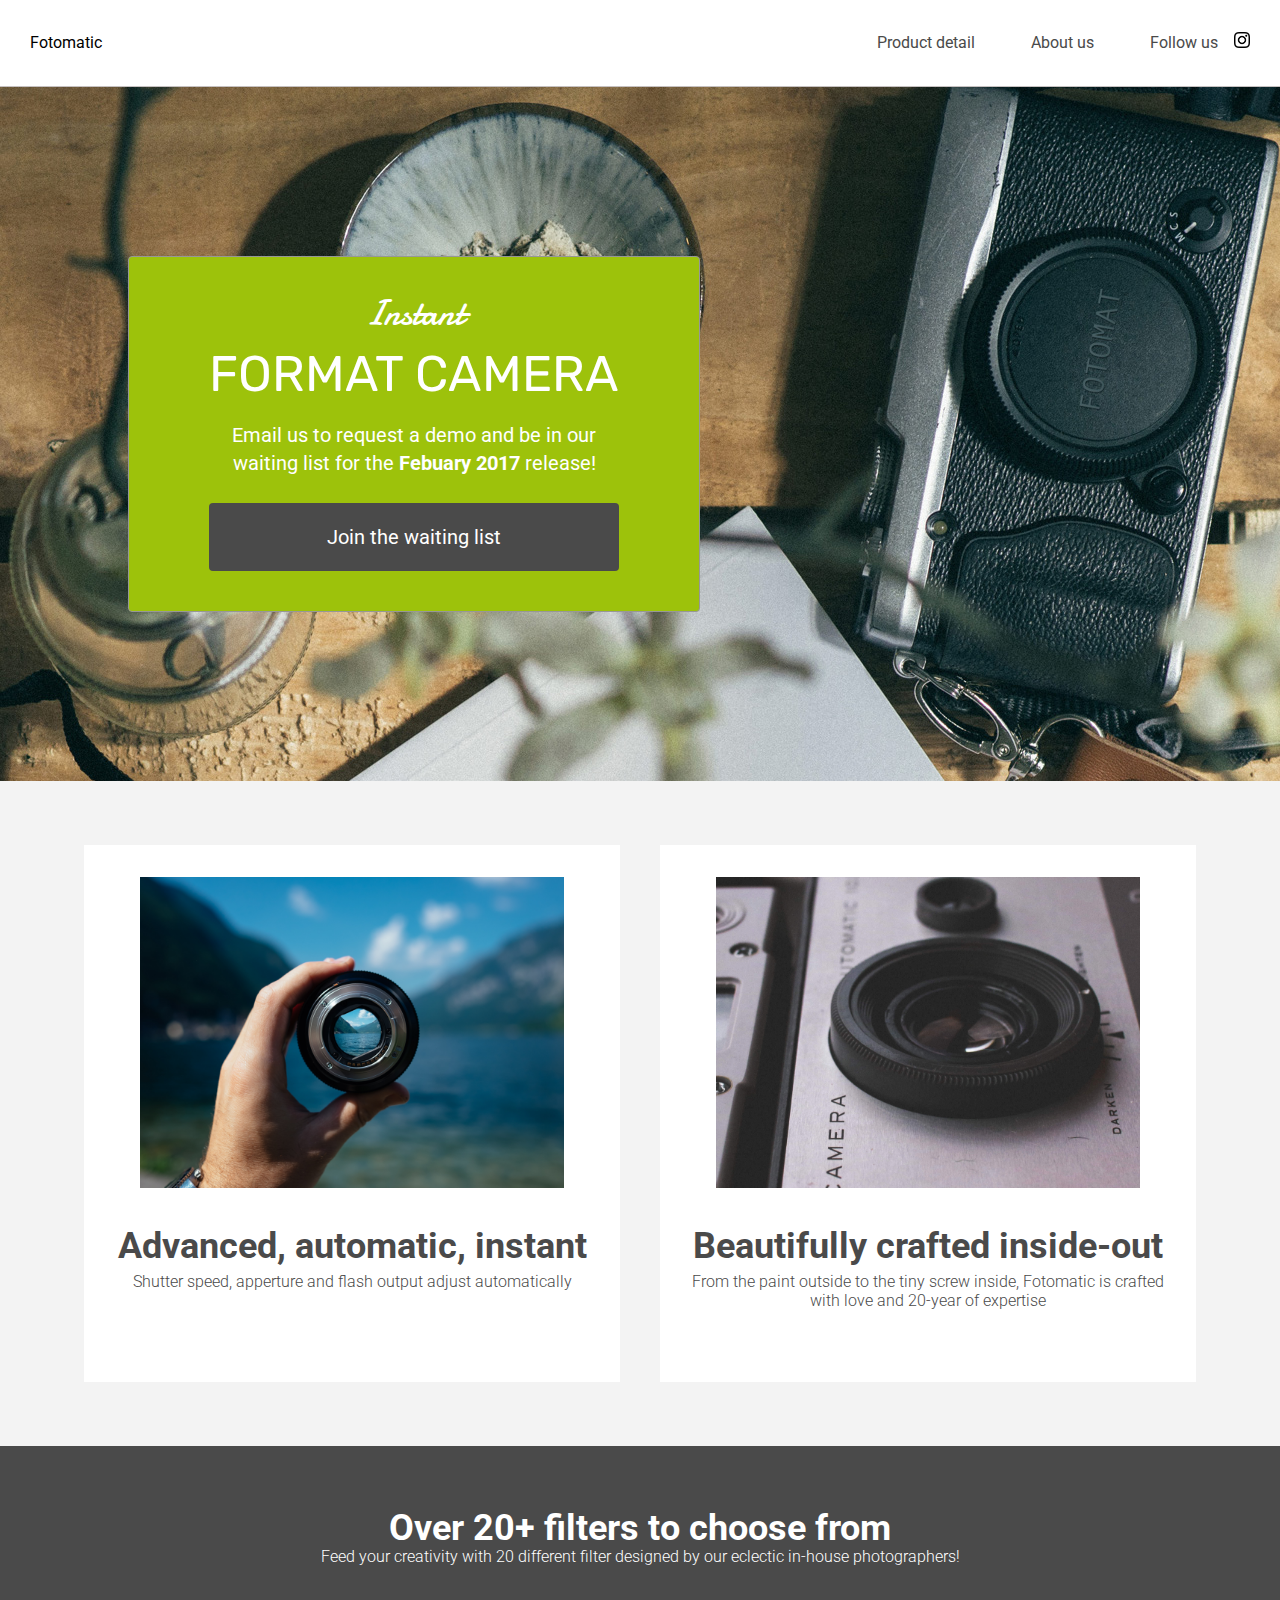
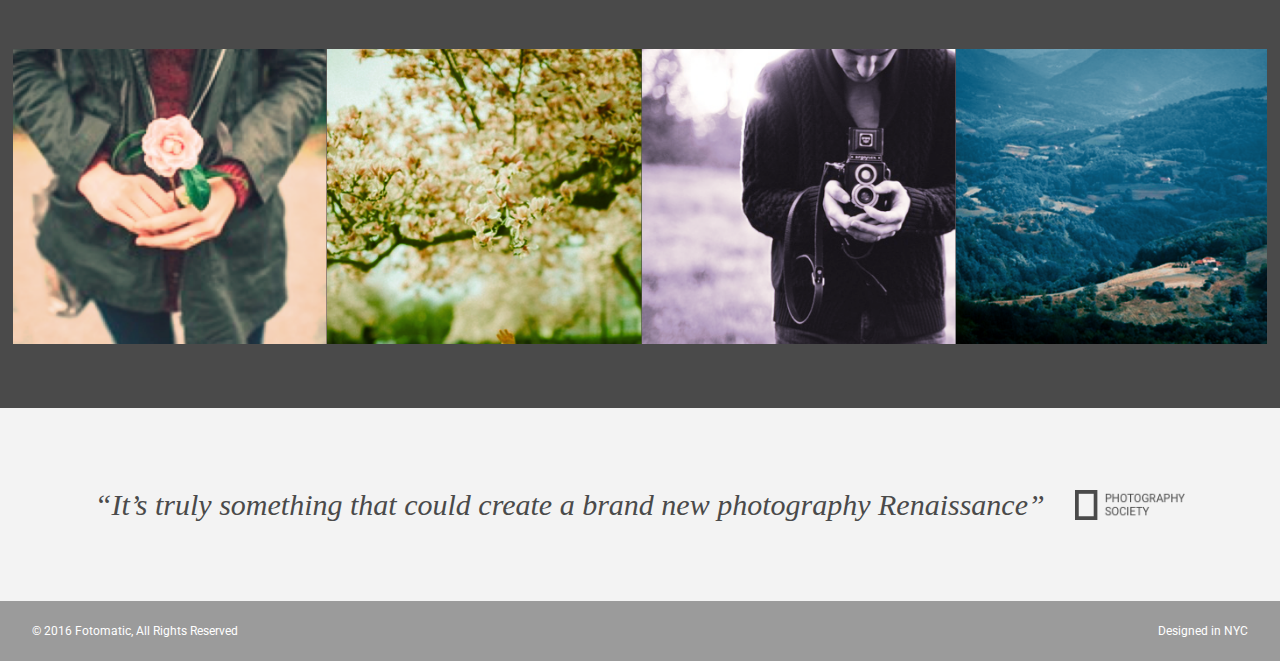
<file: index.html>
<!DOCTYPE html>
<html>
<head>
  <link href="https://fonts.googleapis.com/css?family=Damion" rel="stylesheet">
  <link href="https://fonts.googleapis.com/css?family=Rubik" rel="stylesheet">
  <link href="https://fonts.googleapis.com/css?family=Roboto:300,400,600,700" rel="stylesheet">
  <link rel="stylesheet" href="./resources/css/reset.css">
  <link rel="stylesheet" href="./resources/css/style.css">
  <title>Fotomatic</title>
</head>
<body>
  <!-- Header -->
  <header>
    <div class="content">
      <a href="index.html" class="desktop logo">Fotomatic</a>
      <nav class="desktop">
        <ul>
          <li><a href="#">Product detail</a></li>
          <li><a href="#">About us</a></li>
          <li><a href="https://www.instagram.com/" target="_blank">Follow us <img class="icon" src="./resources/images/instagram.png"></a></li>
          <li><a href="#" class="button">Join us</a></li>
        </ul>
      </nav>
      <nav class="mobile">
        <ul>
          <li><a href="#"><img src="./resources/images/ic-logo.svg"></a></li>
          <li><a href="#"><img src="./resources/images/ic-product-detail.svg"></a></li>
          <li><a href="#"><img src="./resources/images/ic-about-us.svg"></a></li>
          <li><a href="#" class="button">Join us</a></li>
        </ul>
      </nav>
    </div>
  </header>

  <!-- Main Content -->
  <div class="main-content">

    <!-- Sign Up Section -->
    <div id="sign-up-section" class="banner">
      <div id="sign-up-cta">
        <div class="content center">
          <div class="header">
            <h2 class="cursive">Instant</h2>
            <h1 class="striking">FORMAT CAMERA</h1>
          </div>
          <div class="email">
            <span>
              Email us to request a demo and be in our waiting list for the <strong>Febuary 2017</strong> release!
            </span>
            <div class="button">Join the waiting list</div>
          </div>
        </div>
      </div>
    </div>

    <!-- Features Section -->
    <div id="features-section">
      <div class="feature">
        <div class="center">
          <div class="image-container">
            <img src="./resources/images/feature-1.png" />
          </div>
          <div class="content">
            <h2>Advanced, automatic, instant</h2>
            <h3>Shutter speed, apperture and flash output adjust automatically</h3>
          </div>
        </div>
      </div>
      <div class="feature">
        <div class="center">
          <div class="image-container">
            <img src="./resources/images/feature-2.png" />
          </div>
          <div class="content">
            <h2>Beautifully crafted inside-out</h2>
            <h3>From the paint outside to the tiny screw inside, Fotomatic is crafted with love and 20-year of expertise</h3>
          </div>
        </div>
      </div>
    </div>

    <!-- Filters Section -->
    <div id="filters-section">
      <div class="content center">
        <h2>Over 20+ filters to choose from</h2>
        <h3>Feed your creativity with 20 different filter designed by our eclectic in-house photographers!</h3>
      </div>
      <div class="images-container">
        <div class="image-container">
          <img src="./resources/images/filter-1.png" />
        </div>
        <div class="image-container">
          <img src="./resources/images/filter-2.png" />
        </div>
        <div class="image-container">
          <img src="./resources/images/filter-3.png" />
        </div>
        <div class="image-container extra">
          <img src="./resources/images/filter-4.png" />
        </div>
      </div>
    </div>

    <!-- Quotes Section -->
    <div id="quotes-section">
      <div class="content center">
        <span class="quote">“It’s truly something that could create a brand new photography Renaissance”</span>
        <img class="quote-citation" src="./resources/images/photography-logo.png" />
      </div>
    </div>

    <!-- Footer -->
    <footer>
      <div class="content">
        <span class="copyright">© 2016  Fotomatic, All Rights Reserved</span>
        <span class="location">Designed in NYC</span>
      </div>
    </footer>

  </div>
</body>
</html>
</file>
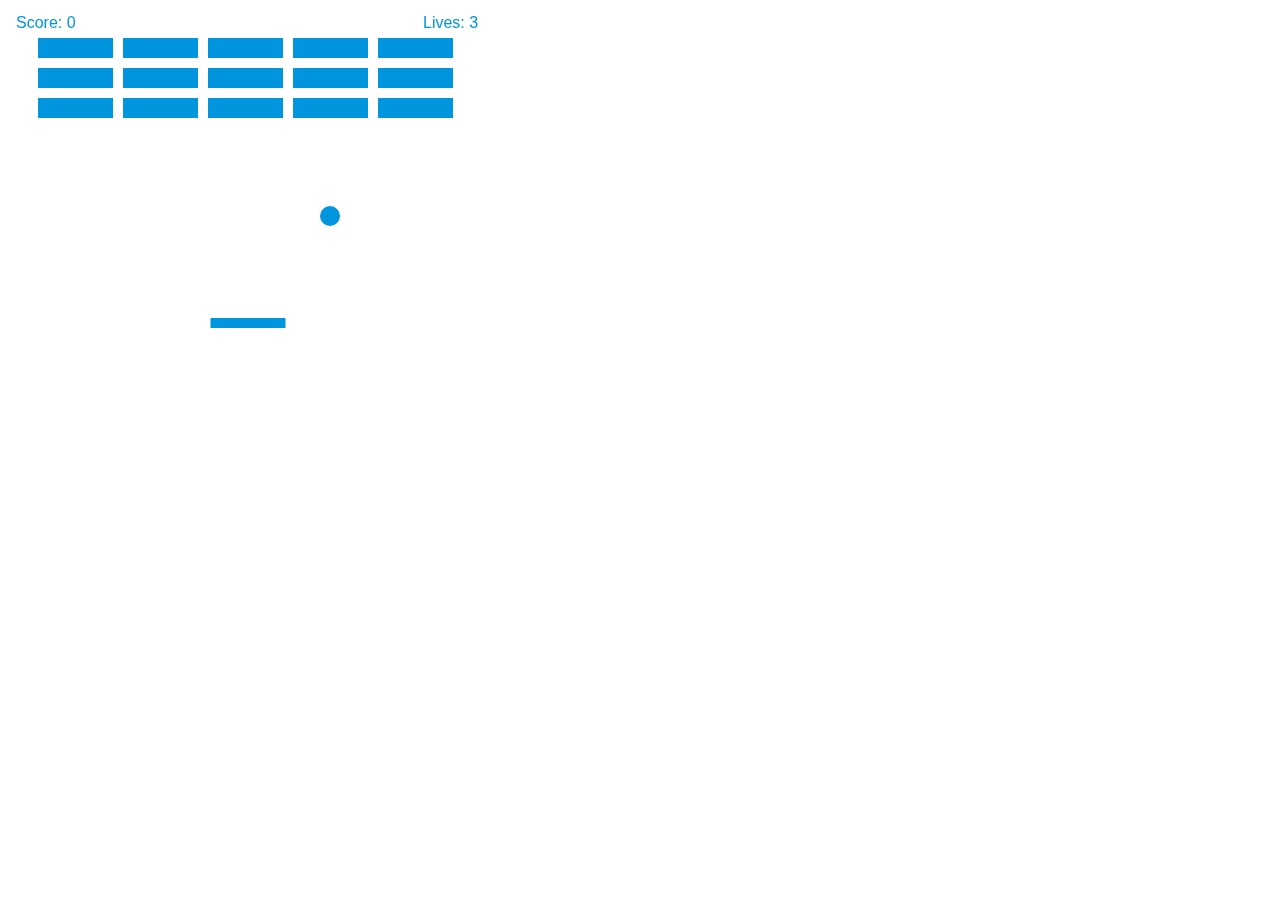
<file: breakout/index.html>
<!DOCTYPE html>
<html lang="en">
<head>
    <meta charset="UTF-8">
    <meta name="viewport" content="width=device-width, initial-scale=1.0">
    <meta http-equiv="X-UA-Compatible" content="ie=edge">
    <title>Breakout</title>
</head>
<body>
        <canvas id="myCanvas" width="480" height="320"></canvas> 
        <script src="main.js"></script>
</body>
</html>
</file>
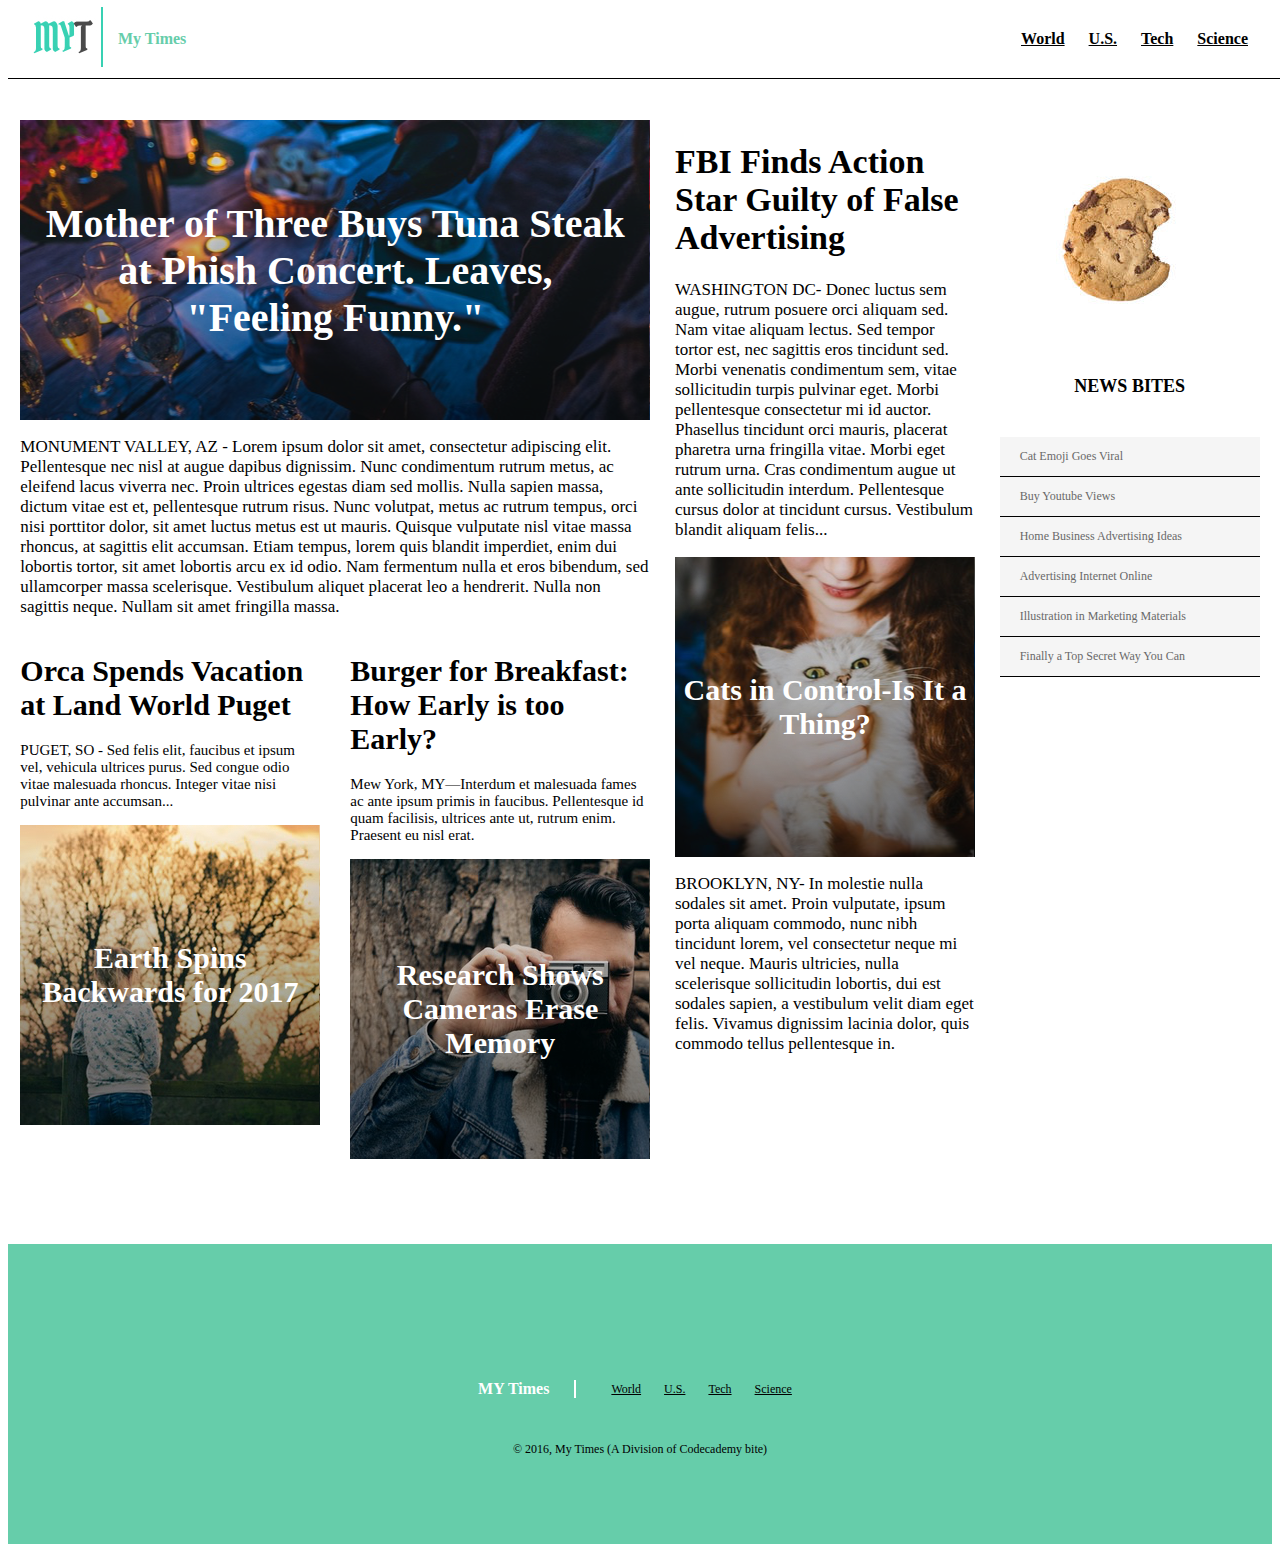
<file: My_Times copy/index.html>
<!DOCTYPE html>
<html>
  <head>
    <meta charset="utf-8">
    <title>My Times</title>
    <link href="./Resources/style.css" type="text/css" rel="stylesheet" />
  </head>
  <body>

  <!--header section-->

    <header>

      <div class="container">
        <div class="image"><img src="./Resources/images/Logo.jpg" /></div>
        <div class="time"><p>My Times</p></div>

        <div class="nav">
          <a href="#World">World</a>
          <a href="#us">U.S.</a>
          <a href="#tech">Tech</a>
          <a href="#science">Science</a>
      </div>
    </div>
  </header>

  <div class="corps">

<!--Main Content-->

    <div class="main-container">

      <!--Left Column-->

      <div class="left-column">

        <!--First image with text-->

        <div class="pictured-text">
          <div class="text1 text">
          <p>Mother of Three Buys Tuna Steak at Phish Concert. Leaves, "Feeling Funny."</p>
          </div>
        </div>

        <!--End First image-->

        <div class="square"><p>MONUMENT VALLEY, AZ - Lorem ipsum dolor sit amet, consectetur adipiscing elit. Pellentesque nec nisl at augue dapibus dignissim. Nunc condimentum rutrum metus, ac eleifend lacus viverra nec. Proin ultrices egestas diam sed mollis. Nulla sapien massa, dictum vitae est et, pellentesque rutrum risus. Nunc volutpat, metus ac rutrum tempus, orci nisi porttitor dolor, sit amet luctus metus est ut mauris. Quisque vulputate nisl vitae massa rhoncus, at sagittis elit accumsan. Etiam tempus, lorem quis blandit imperdiet, enim dui lobortis tortor, sit amet lobortis arcu ex id odio. Nam fermentum nulla et eros bibendum, sed ullamcorper massa scelerisque. Vestibulum aliquet placerat leo a hendrerit. Nulla non sagittis neque. Nullam sit amet fringilla massa.</p></div>

  <!--Second container-->

      <div class="second-container">

        <div class="left-column2">

          <div class="square1">
            <h1>Orca Spends Vacation at Land World Puget</h1>
           <p>PUGET, SO - Sed felis elit, faucibus et ipsum vel, vehicula ultrices purus. Sed congue odio vitae malesuada rhoncus. Integer vitae nisi pulvinar ante accumsan...</p>
          </div>

        <!--Second image with text-->

          <div class="pictured-text2">
            <div class="text2 text">
              <p>Earth Spins Backwards for 2017</p>
            </div>
          </div>
        </div>

        <!--End second image-->

        <div class="right-column2">
          <div class="square1">
            <h1>Burger for Breakfast: How Early is too Early?</h1>
            <p>Mew York, MY—Interdum et malesuada fames ac ante ipsum primis in faucibus. Pellentesque id quam facilisis, ultrices ante ut, rutrum enim. Praesent eu nisl erat.</p>
          </div>

        <!--Third image with tex-->

          <div class="pictured-text3">
            <div class="text3 text">
              <p>Research Shows Cameras Erase Memory</p></div>
            </div>
          </div>
        </div>
      </diV>

      <!--End third image-->

    <!--Middle Column-->

  <!--End second container-->

      <div class="middle-column">
        <div class="square">
          <h1>FBI Finds Action Star Guilty of False Advertising</h1>
          <p>WASHINGTON DC- Donec luctus sem augue, rutrum posuere orci aliquam sed. Nam vitae aliquam lectus. Sed tempor tortor est, nec sagittis eros tincidunt sed. Morbi venenatis condimentum sem, vitae sollicitudin turpis pulvinar eget. Morbi pellentesque consectetur mi id auctor. Phasellus tincidunt orci mauris, placerat pharetra urna fringilla vitae. Morbi eget rutrum urna. Cras condimentum augue ut ante sollicitudin interdum. Pellentesque cursus dolor at tincidunt cursus. Vestibulum blandit aliquam felis...</p>
        </div>

      <!--Fourth image with text-->

        <div class="pictured-text4">
          <div class="text4 text">
            <p>Cats in Control-Is It a Thing?</p>
          </div>
        </div>

      <!--end fourth image-->

        <div class="square"><p>BROOKLYN, NY- In molestie nulla sodales sit amet. Proin vulputate, ipsum porta aliquam commodo, nunc nibh tincidunt lorem, vel consectetur neque mi vel neque. Mauris ultricies, nulla scelerisque sollicitudin lobortis, dui est sodales sapien, a vestibulum velit diam eget felis. Vivamus dignissim lacinia dolor, quis commodo tellus pellentesque in.</p></div>
      </div>

    <!--Right Column-->

        <div class="right-column">

          <!--Fifth image-->

          <div class="picture">
            <img src="./Resources/images/Cookie.png" />
          </div>

          <!--End fifth image-->

      <!--Sidebar-->

          <div class="square2">
            <h1 class="one">NEWS BITES</h1>
            </div>

            <div class="sidebar">

              <div class="line"><p>Cat Emoji Goes Viral</p></div>
              <div class="line"><p>Buy Youtube Views</p></div>
              <div class="line"><p>Home Business Advertising Ideas</p></div>
              <div class="line"><p>Advertising Internet Online</p></div>
              <div class="line"><p>Illustration in Marketing Materials</p></div>
              <div class="line"><p>Finally a Top Secret Way You Can</p></div>
            </div>
          </div>
        </div>

      <!--End Sidebar-->

    <!--End Right Column-->

<!--Footer-->

        <footer>

          <div class="footer-text foot"><p style="margin-top: 0px; margin-bottom: 0px;">MY Times</p></div>

          <div class="footer-text2 foot">
             <a href="#World">World</a>
             <a href="#us">U.S.</a>
            <a href="#tech">Tech</a>
            <a href="#science">Science</a>
          </div>

          <div class="footer-text3 foot"><p>&copy 2016, My Times (A Division of Codecademy bite)</p></div>

        </footer>

      </div class="corps">

<!--End Footer-->

    </body>
  </html>
</file>
<file: resources/css/style.css>
/* Universal Styles */

html {
  font-family: "Roboto", sans-serif;
  font-size: 16px;
}

.main-content {
  position: relative;
  top: 5.3125rem; /* To offset for fixed header. */
}

.center {
  text-align: center;
}

.button {
  border-radius: 4px;
  background-color: #4a4a4a;
  color: white;
}

.image-container {
  overflow: hidden;
}

.image-container img {
  display: block;
  max-width: 100%;
}

@media only screen and (max-width: 895px) {
  .main-content {
    top: 2.5625rem;
  }
}

/* Header */

header {
  position: fixed;
  z-index: 100;
  width: 100%;
  border-bottom: solid 1px #c6c1c1;
  background-color: white;
}

header .content {
  display: flex;
  align-items: center;
  padding: 1.875rem;
}

header .logo {
  flex: 1;
}

header nav ul {
  display: flex;
}

nav li {
  padding-left: 3.5rem;
}

nav a {
  vertical-align: bottom;
  line-height: 1.6;
  font-size: 1rem;
  color: #4a4a4a;
}

nav .button {
  padding: .1875rem .5rem;
  background-color: #9dc20b;
  line-height: 1.6;
  color: white;
}

nav li:last-child {
  display: none;
}

header .icon {
  width: 1rem;
  padding-left: .75rem;
}

header .mobile {
  display: none;
}

@media only screen and (max-width: 895px) {
  nav li:last-child {
    display: block;
  }

  header .content {
    padding: 1rem 1rem;
  }
}

@media only screen and (max-width: 600px) {
  header .desktop {
    display: none;
  }

  header .mobile {
    display: block;
    width: 100%;
  }

  header .content {
    padding: .5rem 0;
  }

  header .mobile ul {
    display: flex;
    justify-content: space-around;
    align-items: center;
    width: 100%;
  }

  header .mobile li {
    padding: 0;
  }
}

/* Sign Up Section */

#sign-up-section {
  display: flex;
  justify-content: flex-start;
  align-items: flex-start;
  height: 43.5rem;
  background-image: url('../images/banner-landingpage.jpg');
  background-position: bottom;
  background-size: cover;
  background-repeat: no-repeat;
}

#sign-up-cta {
  position: relative;
  top: 171px;
  left: 10%;
  padding: 0 5rem 2.5rem 5rem;
  border: solid 1px #979797;
  border-radius: 4px;
  background-color: #9dc20b;
}

#sign-up-cta .content {
  width: 25.625rem;
  margin-top: 2rem;
  font-family: "Roboto", sans-serif;
  font-size: 1.25rem;
  line-height: 1.4;
  color: white;
}

#sign-up-cta h1 {
  font-size: 3.125rem;
}

#sign-up-cta h2 {
  font-size: 2.25rem;
}

#sign-up-cta span strong {
  font-weight: bold;
}

#sign-up-cta .cursive {
  font-family: "Damion", cursive;
}

#sign-up-cta .striking {
  font-family: "Rubik", sans-serif;
  padding-bottom: .75rem;
}

#sign-up-cta .button {
  margin-top: 1.625rem;
  padding: 1.25rem 7.25rem;
}

@media only screen and (max-width: 895px) {
  #sign-up-section {
    align-items: center;
    justify-content: center;
    height: 28rem;
  }

  #sign-up-cta {
    position: static;
    width: auto;
    height: auto;
    background-color: transparent;
    border: none;
  }

  #sign-up-cta .content {
    margin-top: 0;
  }

  #sign-up-cta .email {
    display: none;
  }

  #sign-up-cta h1 {
    font-size: 3.125rem;
  }

  #sign-up-cta h2 {
    font-size: 2.25rem;
  }
}

@media only screen and (max-width: 600px) {
  #sign-up-section {
    height: 20rem;
  }

  #sign-up-cta h1 {
    font-size: 2.25rem;
  }

  #sign-up-cta h2 {
    font-size: 2rem;
  }
}

/* Features Section */

#features-section {
  display: flex;
  justify-content: space-between;
  padding: 4rem 5%;
  background-color: #f3f3f3;
}

.feature {
  flex: 1;
  padding: 2rem;
  margin: 0px 1.25rem;
  background-color: white;
}

.feature .image-container {
  width: 90%;
  height: 65%;
  margin: 0 auto;
}

.feature .content {
  padding: 2.5rem 0;
}

.feature h2 {
  padding-bottom: .5rem;
  font-size: 2.25rem;
  font-weight: bold;
  color: #4a4a4a;
}

.feature h3 {
  font-size: 1rem;
  line-height: 1.2;
  font-weight: 300;
  color: #4a4a4a;
}

@media only screen and (max-width: 895px) {
  #features-section {
    padding: 1rem;
  }

  .feature {
    margin: 0px .5rem;
    padding: 1rem;
  }

  .feature h2 {
    font-size: 2rem;
    line-height: 1.3;
  }

  .feature h3 {
    font-size: .875rem;
    line-height: 1.4;
  }
}

@media only screen and (max-width: 600px) {
  #features-section {
    flex-flow: column;
    padding: 0;
  }

  .feature {
    margin: 0;
    padding: 1.25rem 1rem 0 1rem;
  }

  .feature .content {
    padding: 1.25rem 0 1.875rem 0;
  }
}

/* Filters Section */

#filters-section {
  padding: 4rem 0;
  background-color: #4a4a4a;
}

#filters-section .content {
  padding: 0 .625rem;
  margin-bottom: 5rem;
}

#filters-section .content h2 {
  font-size: 2.25rem;
  font-weight: bold;
  color: white;
}

#filters-section .content h3 {
  font-size: 1rem;
  line-height: 1.4;
  font-weight: 300;
  color: white;
}

#filters-section .images-container {
  display: flex;
  max-width: 100%;
  padding: 0 1%;
}

@media only screen and (max-width: 600px) {
  #filters-section {
    padding: 1.5rem 0 0 0;
  }

  #filters-section .content {
    margin-bottom: 1rem;
  }

  #filters-section .content h2 {
    padding-bottom: .625rem;
    font-size: 1.125rem;
    line-height: 1.3;
    font-weight: normal;
  }

  #filters-section .content h3 {
    font-size: .875rem;
    line-height: 1.4;
  }

  #filters-section .images-container {
    padding: 0;
  }

  #filters-section .extra {
    display: none;
  }
}

/* Quotes Section */

#quotes-section {
  background-color: #f3f3f3;
}

#quotes-section .content {
  display: flex;
  align-items: center;
  justify-content: center;
  padding: 5rem 1.5rem;
}

#quotes-section .quote {
  padding-right: 1.875rem;
  font-family: "Palatino", serif;
  font-size: 1.875rem;
  line-height: 1.1;
  font-style: italic;
  color: #4a4a4a;
}

#quotes-section .quote-citation {
  height: 1.875rem;
}

@media only screen and (max-width: 895px) {
  #quotes-section .content {
    padding: 3rem 1.5rem;
  }
}

@media only screen and (max-width: 600px) {
  #quotes-section .content {
    flex-flow: column;
    padding: 1.875rem .625rem;
  }

  #quotes-section .quote {
    font-size: 1.5rem;
    line-height: 1.4;
  }

  #quotes-section .quote-citation {
    display: block;
    padding-top: 1rem;
    margin: auto;
  }
}

/* Footer */

footer {
  background-color: #9b9b9b;
  padding: 1.5rem 2rem;
}

footer .content {
  color: white;
  display: flex;
  font-size: .75rem;
}

footer .copyright {
  flex-grow: 1;
}

@media only screen and (max-width: 600px) {
  footer .content {
    font-size: .625rem;
  }
}
</file>
<file: My_Times copy/Resources/style.css>
.container {
  display: flex;
  width: 100%;
  background-color: yellow;
  background-color: white;
  align-items: center;
  padding: 7px 0 7px 0;
}

header {
  font-family: Verdana;
  font-size: 14px;
  font-weight: bold;
  padding-bottom: 0;
  border-bottom: 1px solid black;
  position: fixed;
  width: 100%;
  top: 0px;
  z-index: 2;
}

.corps {
  position: relative;
  top: 80px;
}

a {
  color : black;
  padding: 10px;
}

.nav {
flex-shrink: 1;
margin-right: 30px;
font-size: 16px;
}

.time {
flex-grow: 2;
margin-left: 15px;
color: mediumaquamarine;
font-size: 16px;
}

.image {
  margin-left: 25px;
}

.main-container {
  display: flex;
  margin-top: 40px;
  justify-content: space-around;
}

.left-column {
  width: 630px;
}

.middle-column {
  width: 300px;
}

.right-column {
  width: 260px;
}

.pictured-text {
  display: flex;
  align-items: center;
  justify-content: center;
  width: 630px;
  height: 300px;
  background-image: url("./images/Main\ Story.png");
}

.pictured-text2 {
  display: flex;
  align-items: center;
  height: 300px;
  background-image: url("./images/Fall\ Season.png");
  width: 300px;
}

.pictured-text3 {
  display: flex;
  align-items: center;
  height: 300px;
background-image: url("./images/Hipster\ Cameraman.png");
}

.pictured-text4 {
  display: flex;
  align-items: center;
  width: 300px;
  height: 300px;
  background-image: url("./images/Cat\ CEO.png");
}

.square {
  font-family: Georgia;
  font-size: 17px;
  color: black;
}

.text {
  font-family: Georgia;
  font-weight: bold;
  font-size: 30px;
  color: white;
  flex-basis: 580px;
  text-align: center;
}

.text1 {
  font-size: 40px;
}

.second-container {
  display: flex;
  width: 630px;
  justify-content: center;
}

.square1 {
  font-family: Georgia;
  font-size: 15px;
  color: black;
  width: 300px;
}

.left-column2 {
flex-basis: 570px;
}

.right-column2 {
flex-basis: 500px;
}

.sidebar {
  display: flex;
  flex-direction: column;
  background-color: WhiteSmoke;
  font-family: Verdana;
  font-size: 12px;
  color: DimGray;
}

.line {
  border-bottom: 1px solid black;
  padding-left: 20px;
}

h1.one {
  font-size: 18px;
  font-weight: bold;
  text-align: center;
  margin-bottom: 40px;
}

footer {
  display: flex;
  justify-content: center;
  align-items: center;
  width: 100%;
  height: 300px;
  background-color: MediumAquamarine;
  margin-top: 85px;
  font-family: Verdana;
  font-size: 12px;
}

div.footer-text {
  font-family: Georgia;
  font-size: 16px;
  font-weight: bold;
  color: white;
  border-right: 2px solid white;
  margin-right: 25px;
  padding-right: 25px;
}

.footer-text3 {
  position: absolute;
  top: 1310px;
}

.foot {
  margin-bottom: 10px;
}
</file>
